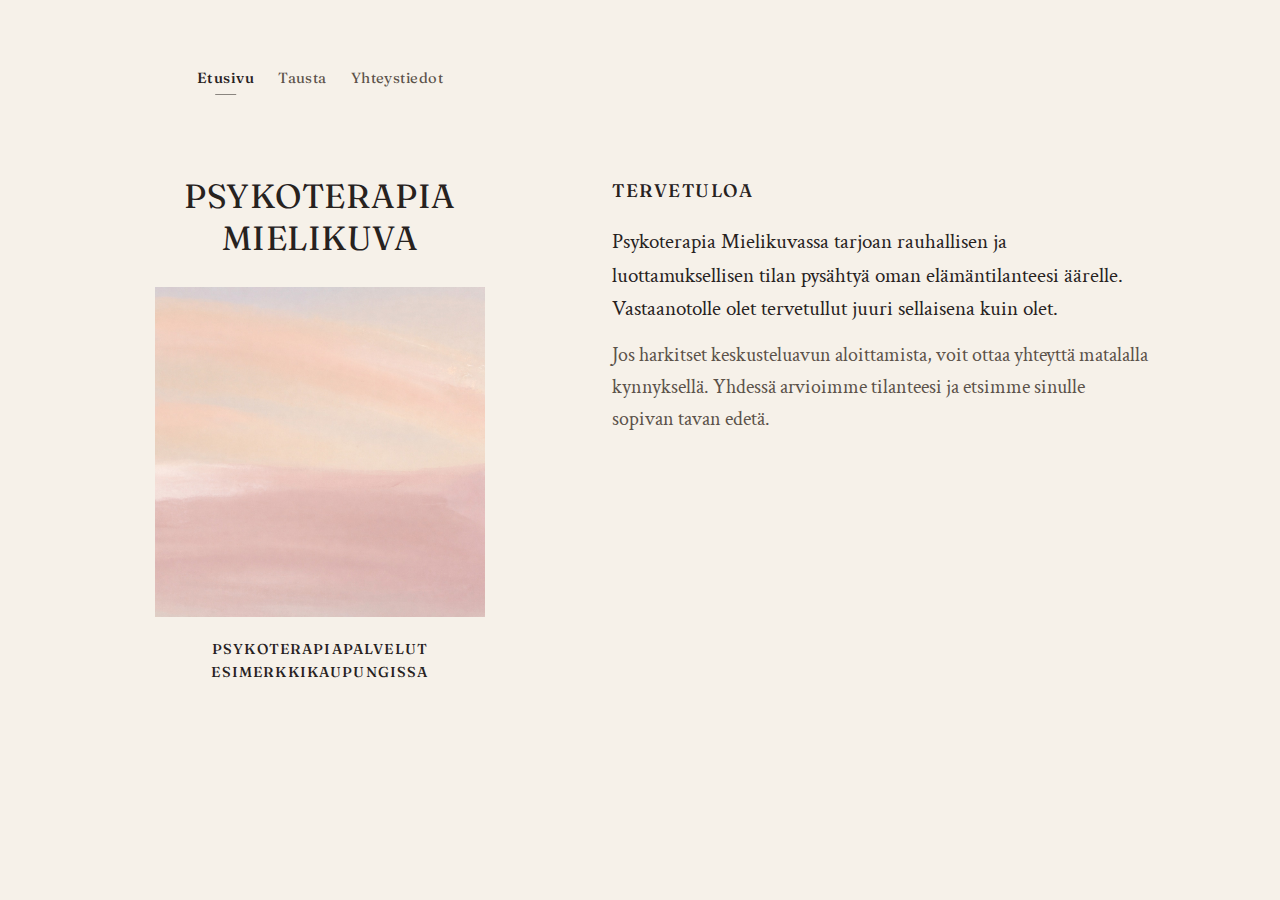
<file: index.html>
<!doctype html>
<html lang="fi">
  <head>
    <meta charset="UTF-8" />
    <meta name="viewport" content="width=device-width, initial-scale=1.0" />
    <title>Psykoterapia Mielikuva</title>
    <meta
      name="description"
      content="Psykoterapia Mielikuva - rauhallinen ja turvallinen tila keskustelulle ja muutokselle."
    />
    <link rel="preconnect" href="https://fonts.googleapis.com" />
    <link rel="preconnect" href="https://fonts.gstatic.com" crossorigin />
    <link
      href="https://fonts.googleapis.com/css2?family=Crimson+Text:wght@400;600&family=Fraunces:opsz,wght@9..144,400;9..144,500&display=swap"
      rel="stylesheet"
    />
    <link rel="stylesheet" href="styles.css" />
    <link rel="preload" as="image" href="kuva.jpg" />
  </head>
  <body data-page="home">
    <main class="page">
      <nav class="site-nav" aria-label="Paavalikko">
        <div class="site-nav-inner">
        <a href="index.html" aria-current="page">Etusivu</a>
        <a href="about.html">Tausta</a>
        <a href="contact.html">Yhteystiedot</a>
        </div>
      </nav>

      <section class="invitation">
        <div class="hero">
          <div class="brand">
            <h1 id="company-name" class="hero-title">PSYKOTERAPIA MIELIKUVA</h1>
          </div>

          <figure class="soft-image">
            <img
              id="hero-image"
              src="kuva.jpg"
              alt="Rauhallinen tunnelmakuva"
              loading="eager"
              fetchpriority="high"
              decoding="async"
            />
          </figure>

          <p id="page-subtitle" class="subtitle">Psykoterapiapalvelut Esimerkkikaupungissa</p>
        </div>

        <div class="content">
          <h2 id="content-page-title" class="content-page-title">Tervetuloa</h2>
          <div id="intro-text" class="intro" aria-live="polite"></div>
        </div>
      </section>
    </main>
    <script src="script.js"></script>
  </body>
</html>
</file>
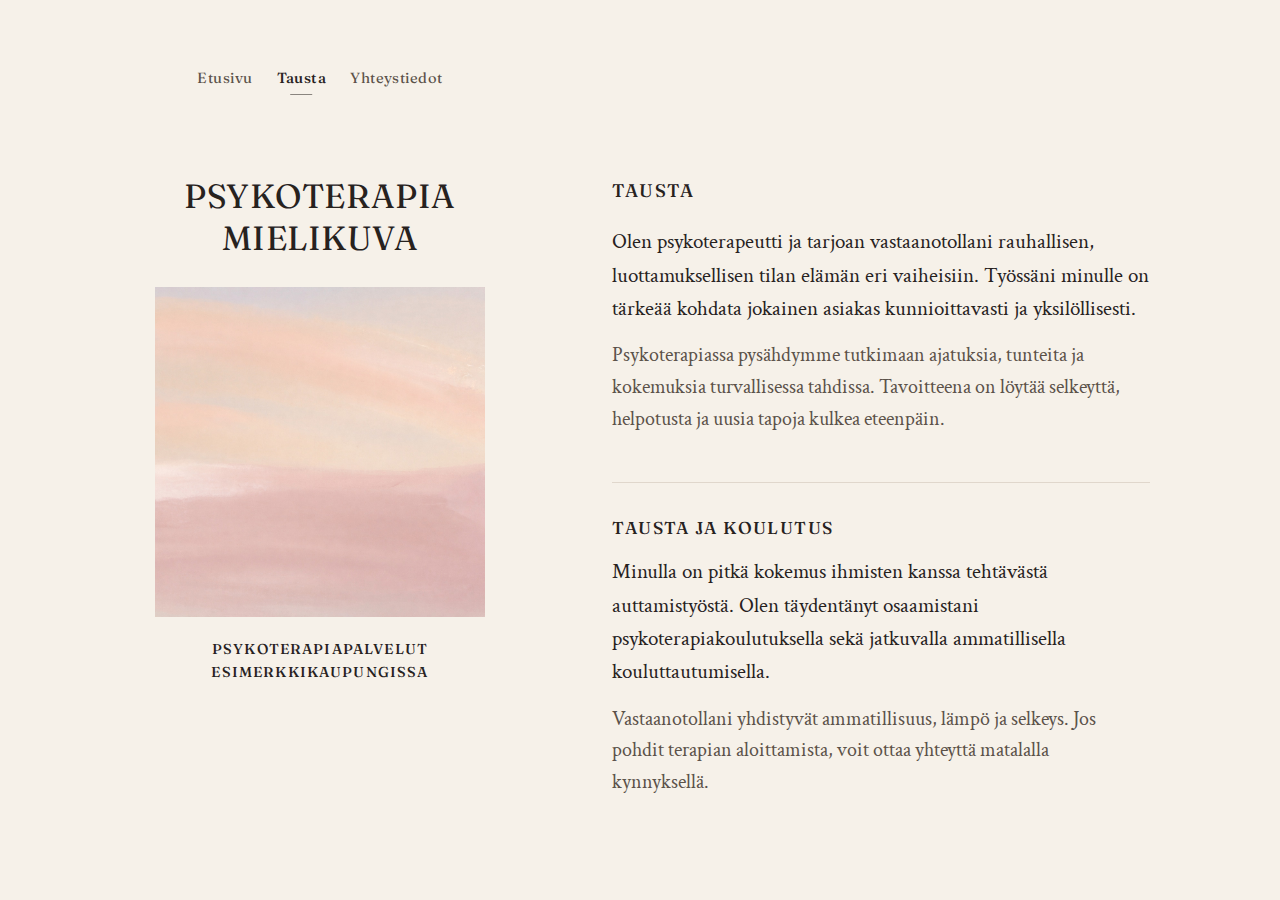
<file: about.html>
<!doctype html>
<html lang="fi">
  <head>
    <meta charset="UTF-8" />
    <meta name="viewport" content="width=device-width, initial-scale=1.0" />
    <title>Tausta - Psykoterapia Mielikuva</title>
    <meta
      name="description"
      content="Tietoa psykoterapeutin taustasta ja koulutuksesta."
    />
    <link rel="preconnect" href="https://fonts.googleapis.com" />
    <link rel="preconnect" href="https://fonts.gstatic.com" crossorigin />
    <link
      href="https://fonts.googleapis.com/css2?family=Crimson+Text:wght@400;600&family=Fraunces:opsz,wght@9..144,400;9..144,500&display=swap"
      rel="stylesheet"
    />
    <link rel="stylesheet" href="styles.css" />
    <link rel="preload" as="image" href="kuva.jpg" />
  </head>
  <body data-page="about">
    <main class="page">
      <nav class="site-nav" aria-label="Paavalikko">
        <div class="site-nav-inner">
        <a href="index.html">Etusivu</a>
        <a href="about.html" aria-current="page">Tausta</a>
        <a href="contact.html">Yhteystiedot</a>
        </div>
      </nav>

      <section class="invitation">
        <div class="hero">
          <div class="brand">
            <h1 id="company-name" class="hero-title">PSYKOTERAPIA MIELIKUVA</h1>
          </div>

          <figure class="soft-image">
            <img
              id="hero-image"
              src="kuva.jpg"
              alt="Rauhallinen tunnelmakuva"
              loading="eager"
              fetchpriority="high"
              decoding="async"
            />
          </figure>

          <p id="page-subtitle" class="subtitle">Psykoterapiapalvelut Esimerkkikaupungissa</p>
        </div>

        <div class="content">
          <h2 id="content-page-title" class="content-page-title">Tausta ja työote</h2>
          <div id="intro-text" class="intro" aria-live="polite"></div>

          <h2 id="about-history-title" class="section-title">Tausta ja koulutus</h2>
          <div id="about-history-text" class="intro" aria-live="polite"></div>
        </div>
      </section>
    </main>
    <script src="script.js"></script>
  </body>
</html>
</file>
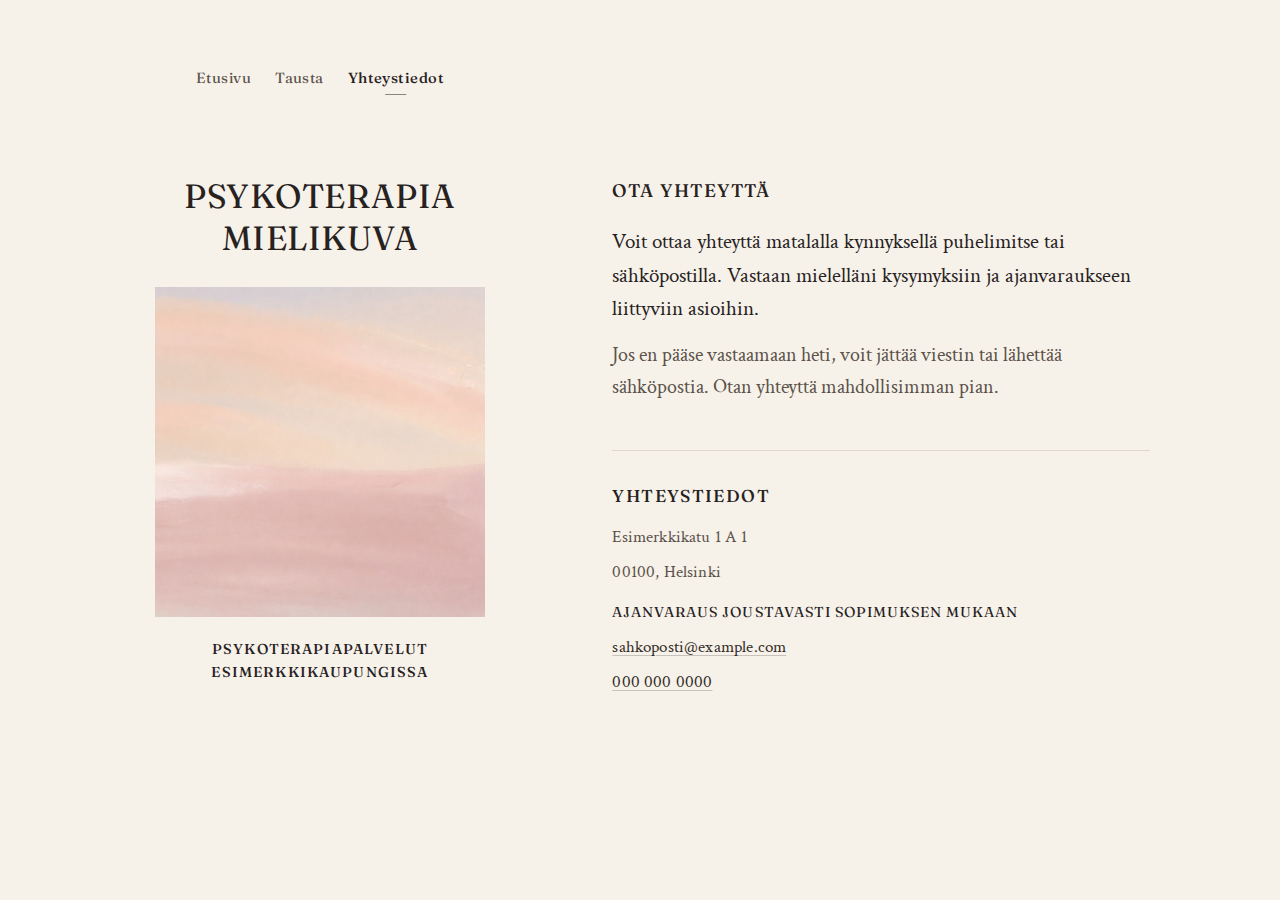
<file: contact.html>
<!doctype html>
<html lang="fi">
  <head>
    <meta charset="UTF-8" />
    <meta name="viewport" content="width=device-width, initial-scale=1.0" />
    <title>Yhteystiedot - Psykoterapia Mielikuva</title>
    <meta
      name="description"
      content="Psykoterapia Mielikuvan yhteystiedot ja ajanvaraus."
    />
    <link rel="preconnect" href="https://fonts.googleapis.com" />
    <link rel="preconnect" href="https://fonts.gstatic.com" crossorigin />
    <link
      href="https://fonts.googleapis.com/css2?family=Crimson+Text:wght@400;600&family=Fraunces:opsz,wght@9..144,400;9..144,500&display=swap"
      rel="stylesheet"
    />
    <link rel="stylesheet" href="styles.css" />
    <link rel="preload" as="image" href="kuva.jpg" />
  </head>
  <body data-page="contact">
    <main class="page">
      <nav class="site-nav" aria-label="Paavalikko">
        <div class="site-nav-inner">
        <a href="index.html">Etusivu</a>
        <a href="about.html">Tausta</a>
        <a href="contact.html" aria-current="page">Yhteystiedot</a>
        </div>
      </nav>

      <section class="invitation">
        <div class="hero">
          <div class="brand">
            <h1 id="company-name" class="hero-title">PSYKOTERAPIA MIELIKUVA</h1>
          </div>

          <figure class="soft-image">
            <img
              id="hero-image"
              src="kuva.jpg"
              alt="Rauhallinen tunnelmakuva"
              loading="eager"
              fetchpriority="high"
              decoding="async"
            />
          </figure>

          <p id="page-subtitle" class="subtitle">Psykoterapiapalvelut Esimerkkikaupungissa</p>
        </div>

        <div class="content">
          <h2 id="content-page-title" class="content-page-title">Ota yhteyttä</h2>
          <div id="intro-text" class="intro" aria-live="polite"></div>

          <h2 class="section-title">Yhteystiedot</h2>
          <address class="contact">
            <p id="street"></p>
            <p id="postal-city"></p>
            <p id="opening-hours"></p>
            <p>
              <a id="email" href="#"></a>
            </p>
            <p>
              <a id="phone" href="#"></a>
            </p>
          </address>
        </div>
      </section>
    </main>
    <script src="script.js"></script>
  </body>
</html>
</file>
<file: styles.css>
:root {
  --page: #f6f1e9;
  --ink: #27221e;
  --ink-soft: #5b5249;
  --line: #d8cec2;
  --hero-lock-width: clamp(230px, 38vw, 330px);
}

* {
  box-sizing: border-box;
}

::selection {
  background: rgba(140, 122, 104, 0.3);
  color: var(--ink);
}

body {
  margin: 0;
  min-height: 100vh;
  color: var(--ink);
  font-family: "Crimson Text", Georgia, "Times New Roman", Times, serif;
  font-size: 21px;
  line-height: 1.6;
  background: var(--page);
}

.page {
  min-height: 100vh;
  display: grid;
  align-content: start;
  padding: 3.4rem 1.3rem 4.2rem;
}

.site-nav {
  width: min(1020px, 100%);
  margin: 0 auto 4.6rem;
}

.site-nav-inner {
  display: flex;
  justify-content: center;
  gap: 1.5rem;
  width: max-content;
  margin: 0 auto;
  font-family: "Fraunces", "Times New Roman", Times, serif;
  font-size: 0.92rem;
  letter-spacing: 0.03em;
}

.site-nav a {
  position: relative;
  color: var(--ink-soft);
  text-decoration: none;
  padding-bottom: 0.24rem;
  transition: color 160ms ease;
}

.site-nav a[aria-current="page"] {
  color: var(--ink);
  font-weight: 500;
}

.site-nav a[aria-current="page"]::after {
  content: "";
  position: absolute;
  left: 50%;
  bottom: -0.04rem;
  width: 1.35rem;
  height: 1px;
  background: rgba(39, 34, 30, 0.52);
  transform: translateX(-50%);
}

.invitation {
  width: min(1020px, 100%);
  margin: 0 auto;
}

.hero {
  text-align: center;
}

.brand {
  width: var(--hero-lock-width);
  margin-inline: auto;
}

.content {
  margin-top: 2.7rem;
}

.content-page-title {
  margin: 0 0 1.25rem;
  font-family: "Fraunces", "Times New Roman", Times, serif;
  font-size: 1.14rem;
  font-weight: 500;
  letter-spacing: 0.08em;
  text-transform: uppercase;
  color: var(--ink);
  text-align: left;
}

.soft-image {
  width: var(--hero-lock-width);
  margin: 1.5rem auto 0;
  border-radius: 0;
  overflow: hidden;
}

.soft-image img {
  display: block;
  width: 100%;
  aspect-ratio: 1 / 1;
  object-fit: cover;
}

.subtitle {
  margin: 1.35rem 0 0;
  font-size: 0.9rem;
  letter-spacing: 0.08em;
  text-transform: uppercase;
  color: var(--ink);
  font-weight: 500;
  font-family: "Fraunces", "Times New Roman", Times, serif;
}

h1 {
  margin: 0;
  max-width: 16ch;
  margin-inline: auto;
  font-family: "Fraunces", "Times New Roman", Times, serif;
  color: var(--ink);
  font-size: clamp(1.66rem, 3.4vw, 2.1rem);
  letter-spacing: 0.015em;
  line-height: 1.24;
  font-weight: 400;
  white-space: pre-line;
}

.intro {
  margin: 0 auto;
  max-width: 34em;
  color: var(--ink-soft);
  text-align: left;
}

.intro p {
  margin: 0.95rem 0;
  font-size: 1.24rem;
  line-height: 1.6;
}

.intro p:first-child {
  margin-top: 0;
  color: var(--ink);
  font-size: 1.3rem;
}

.section-title {
  margin: 2.9rem 0 0.85rem;
  padding-top: 1.95rem;
  border-top: 1px solid rgba(216, 206, 194, 0.75);
  font-family: "Fraunces", "Times New Roman", Times, serif;
  font-size: 1.08rem;
  font-weight: 500;
  letter-spacing: 0.08em;
  text-transform: uppercase;
  color: var(--ink);
  text-align: left;
}

.contact {
  margin: 0;
  max-width: 24em;
  font-style: normal;
  font-size: 1.08rem;
  color: var(--ink-soft);
  text-align: left;
  line-height: 1.58;
  letter-spacing: 0.01em;
  position: relative;
}

.contact p {
  margin: 0.48rem 0;
}

.contact p:first-child {
  margin-top: 0;
}

.contact p#opening-hours {
  margin: 0.95rem 0 0.62rem;
  font-family: "Fraunces", "Times New Roman", Times, serif;
  font-size: 0.9rem;
  letter-spacing: 0.07em;
  text-transform: uppercase;
  color: var(--ink);
}

.contact a {
  color: #332d28;
  text-decoration-thickness: 1px;
  text-underline-offset: 0.15em;
  text-decoration-color: rgba(51, 45, 40, 0.24);
}

a {
  color: var(--ink);
  text-decoration-thickness: 1px;
  text-underline-offset: 0.12em;
  text-decoration-color: rgba(39, 34, 30, 0.28);
}

a:hover {
  text-decoration-color: rgba(39, 34, 30, 0.48);
}

@media (min-width: 900px) {
  .page {
    padding: 4.2rem 1.9rem 4.6rem;
  }

  .site-nav {
    margin-bottom: 5.1rem;
    display: grid;
    grid-template-columns: minmax(280px, 380px) minmax(0, 1fr);
    column-gap: clamp(5rem, 8vw, 7.2rem);
  }

  .site-nav-inner {
    grid-column: 1;
  }

  .invitation {
    display: grid;
    grid-template-columns: minmax(280px, 380px) minmax(0, 1fr);
    column-gap: clamp(5rem, 8vw, 7.2rem);
    align-items: start;
  }

  .hero {
    order: 1;
    position: sticky;
    top: 4.4rem;
  }

  .content {
    order: 2;
    margin-top: 0;
  }

  .soft-image {
    margin-top: 1.7rem;
  }

  .brand {
    margin-inline: auto;
  }

  .intro {
    margin: 0;
    max-width: 38em;
  }

  .contact {
    max-width: 26em;
  }
}
</file>
